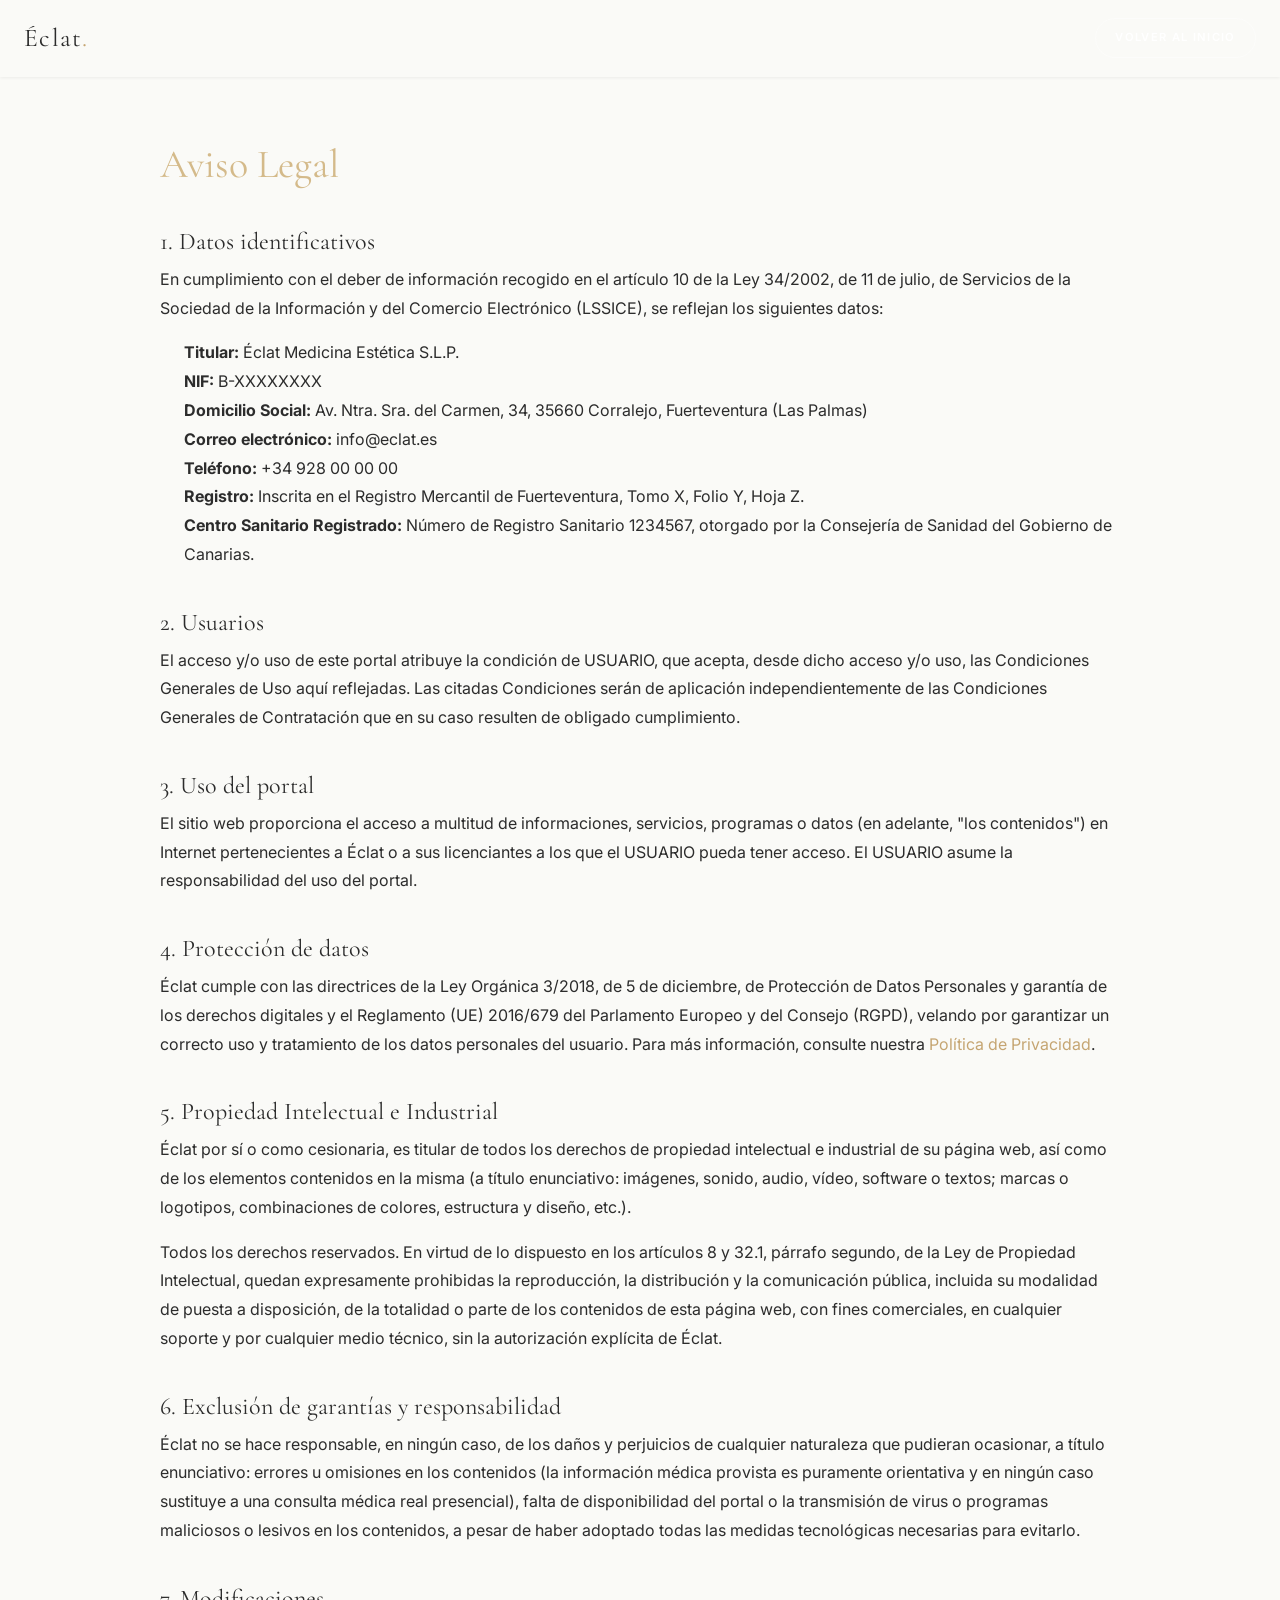
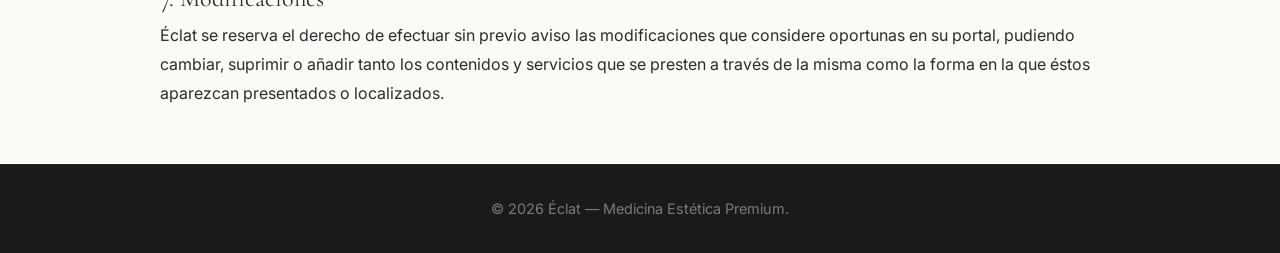
<file: aviso-legal.html>
<!DOCTYPE html>
<html lang="es">

<head>
  <meta charset="UTF-8">
  <meta name="viewport" content="width=device-width, initial-scale=1.0">
  <title>Aviso Legal — Éclat</title>
  <meta name="robots" content="noindex, nofollow">
  <link rel="stylesheet" href="css/style.css?v=final3">
  <style>
    .legal-content {
      padding: var(--space-xl) 0;
      color: var(--color-text);
      line-height: 1.8;
    }
    .legal-content h1 {
      margin-bottom: var(--space-lg);
      font-size: 2.5rem;
      color: var(--color-gold-light);
    }
    .legal-content h2 {
      margin-top: var(--space-xl);
      margin-bottom: var(--space-sm);
      color: var(--color-white);
      font-size: 1.5rem;
    }
    .legal-content p, .legal-content ul {
      margin-bottom: var(--space-md);
    }
    .legal-content ul {
      padding-left: var(--space-lg);
    }
  </style>
</head>

<body>
  <!-- ======== HEADER ======== -->
  <header class="header scrolled" id="header" style="background:var(--color-bg);border-bottom:1px solid rgba(255,255,255,0.05);">
    <div class="container header__inner">
      <a href="index.html" class="header__logo">Éclat<span>.</span></a>
      <a href="index.html" class="btn btn--outline-white btn--small">Volver al inicio</a>
    </div>
  </header>

  <main style="padding-top:100px; min-height:80vh;">
    <div class="container container--narrow legal-content">
      <h1>Aviso Legal</h1>

      <h2>1. Datos identificativos</h2>
      <p>En cumplimiento con el deber de información recogido en el artículo 10 de la Ley 34/2002, de 11 de julio, de Servicios de la Sociedad de la Información y del Comercio Electrónico (LSSICE), se reflejan los siguientes datos:</p>
      <ul>
        <li><strong>Titular:</strong> Éclat Medicina Estética S.L.P.</li>
        <li><strong>NIF:</strong> B-XXXXXXXX</li>
        <li><strong>Domicilio Social:</strong> Av. Ntra. Sra. del Carmen, 34, 35660 Corralejo, Fuerteventura (Las Palmas)</li>
        <li><strong>Correo electrónico:</strong> info@eclat.es</li>
        <li><strong>Teléfono:</strong> +34 928 00 00 00</li>
        <li><strong>Registro:</strong> Inscrita en el Registro Mercantil de Fuerteventura, Tomo X, Folio Y, Hoja Z.</li>
        <li><strong>Centro Sanitario Registrado:</strong> Número de Registro Sanitario 1234567, otorgado por la Consejería de Sanidad del Gobierno de Canarias.</li>
      </ul>

      <h2>2. Usuarios</h2>
      <p>El acceso y/o uso de este portal atribuye la condición de USUARIO, que acepta, desde dicho acceso y/o uso, las Condiciones Generales de Uso aquí reflejadas. Las citadas Condiciones serán de aplicación independientemente de las Condiciones Generales de Contratación que en su caso resulten de obligado cumplimiento.</p>

      <h2>3. Uso del portal</h2>
      <p>El sitio web proporciona el acceso a multitud de informaciones, servicios, programas o datos (en adelante, "los contenidos") en Internet pertenecientes a Éclat o a sus licenciantes a los que el USUARIO pueda tener acceso. El USUARIO asume la responsabilidad del uso del portal.</p>

      <h2>4. Protección de datos</h2>
      <p>Éclat cumple con las directrices de la Ley Orgánica 3/2018, de 5 de diciembre, de Protección de Datos Personales y garantía de los derechos digitales y el Reglamento (UE) 2016/679 del Parlamento Europeo y del Consejo (RGPD), velando por garantizar un correcto uso y tratamiento de los datos personales del usuario. Para más información, consulte nuestra <a href="privacidad.html" style="color:var(--color-gold);">Política de Privacidad</a>.</p>

      <h2>5. Propiedad Intelectual e Industrial</h2>
      <p>Éclat por sí o como cesionaria, es titular de todos los derechos de propiedad intelectual e industrial de su página web, así como de los elementos contenidos en la misma (a título enunciativo: imágenes, sonido, audio, vídeo, software o textos; marcas o logotipos, combinaciones de colores, estructura y diseño, etc.).</p>
      <p>Todos los derechos reservados. En virtud de lo dispuesto en los artículos 8 y 32.1, párrafo segundo, de la Ley de Propiedad Intelectual, quedan expresamente prohibidas la reproducción, la distribución y la comunicación pública, incluida su modalidad de puesta a disposición, de la totalidad o parte de los contenidos de esta página web, con fines comerciales, en cualquier soporte y por cualquier medio técnico, sin la autorización explícita de Éclat.</p>

      <h2>6. Exclusión de garantías y responsabilidad</h2>
      <p>Éclat no se hace responsable, en ningún caso, de los daños y perjuicios de cualquier naturaleza que pudieran ocasionar, a título enunciativo: errores u omisiones en los contenidos (la información médica provista es puramente orientativa y en ningún caso sustituye a una consulta médica real presencial), falta de disponibilidad del portal o la transmisión de virus o programas maliciosos o lesivos en los contenidos, a pesar de haber adoptado todas las medidas tecnológicas necesarias para evitarlo.</p>

      <h2>7. Modificaciones</h2>
      <p>Éclat se reserva el derecho de efectuar sin previo aviso las modificaciones que considere oportunas en su portal, pudiendo cambiar, suprimir o añadir tanto los contenidos y servicios que se presten a través de la misma como la forma en la que éstos aparezcan presentados o localizados.</p>
    </div>
  </main>

  <footer class="footer" style="padding:2rem 0; border-top:1px solid rgba(255,255,255,0.05);">
    <div class="container text-center">
      <p style="color:var(--color-text-muted); font-size:0.9rem;">© 2026 Éclat — Medicina Estética Premium.</p>
    </div>
  </footer>
</body>
</html>
</file>
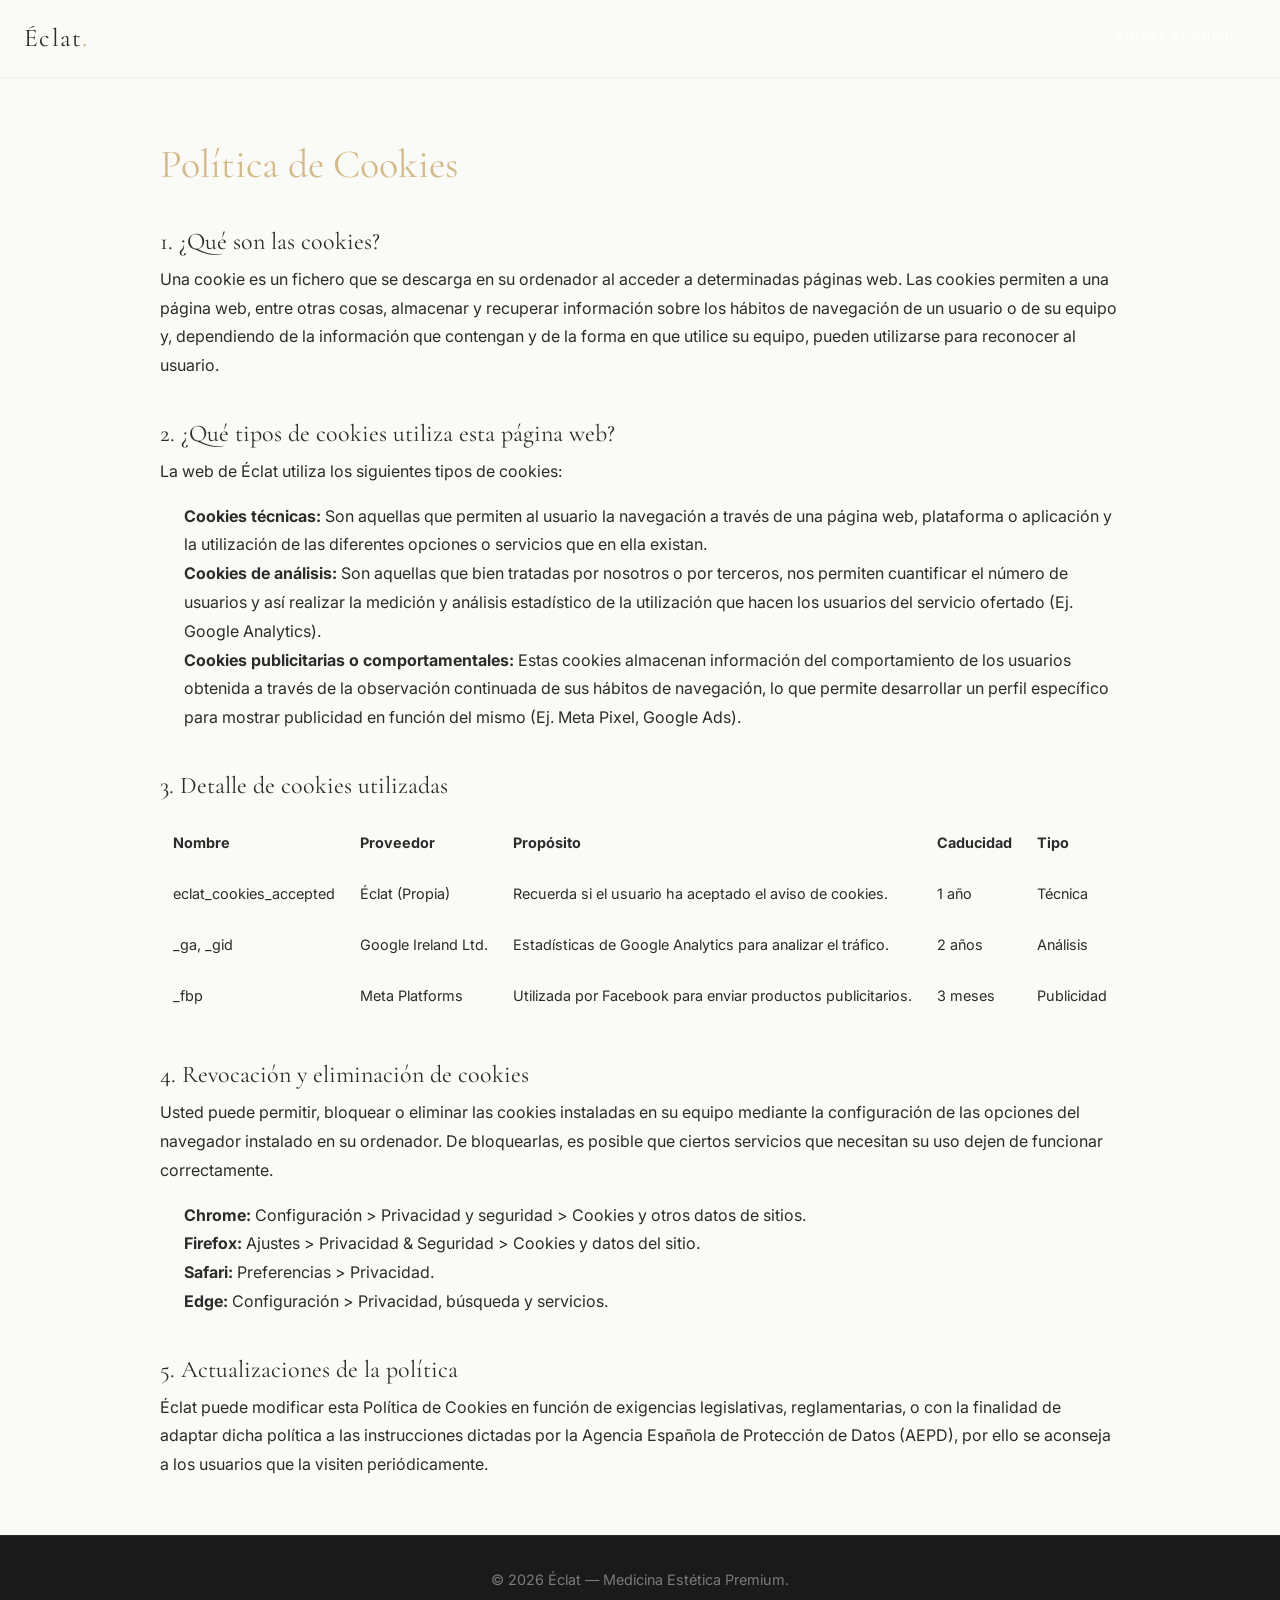
<file: cookies.html>
<!DOCTYPE html>
<html lang="es">

<head>
  <meta charset="UTF-8">
  <meta name="viewport" content="width=device-width, initial-scale=1.0">
  <title>Política de Cookies — Éclat</title>
  <meta name="robots" content="noindex, nofollow">
  <link rel="stylesheet" href="css/style.css?v=final3">
  <style>
    .legal-content {
      padding: var(--space-xl) 0;
      color: var(--color-text);
      line-height: 1.8;
    }
    .legal-content h1 {
      margin-bottom: var(--space-lg);
      font-size: 2.5rem;
      color: var(--color-gold-light);
    }
    .legal-content h2 {
      margin-top: var(--space-xl);
      margin-bottom: var(--space-sm);
      color: var(--color-white);
      font-size: 1.5rem;
    }
    .legal-content p, .legal-content ul {
      margin-bottom: var(--space-md);
    }
    .legal-content ul {
      padding-left: var(--space-lg);
    }
    .cookie-table {
      width: 100%;
      border-collapse: collapse;
      margin-top: var(--space-md);
      font-size: 0.9rem;
    }
    .cookie-table th, .cookie-table td {
      border: 1px solid rgba(255,255,255,0.1);
      padding: 12px;
      text-align: left;
    }
    .cookie-table th {
      background: rgba(255,255,255,0.05);
      color: var(--color-white);
    }
  </style>
</head>

<body>
  <!-- ======== HEADER ======== -->
  <header class="header scrolled" id="header" style="background:var(--color-bg);border-bottom:1px solid rgba(255,255,255,0.05);">
    <div class="container header__inner">
      <a href="index.html" class="header__logo">Éclat<span>.</span></a>
      <a href="index.html" class="btn btn--outline-white btn--small">Volver al inicio</a>
    </div>
  </header>

  <main style="padding-top:100px; min-height:80vh;">
    <div class="container container--narrow legal-content">
      <h1>Política de Cookies</h1>

      <h2>1. ¿Qué son las cookies?</h2>
      <p>Una cookie es un fichero que se descarga en su ordenador al acceder a determinadas páginas web. Las cookies permiten a una página web, entre otras cosas, almacenar y recuperar información sobre los hábitos de navegación de un usuario o de su equipo y, dependiendo de la información que contengan y de la forma en que utilice su equipo, pueden utilizarse para reconocer al usuario.</p>

      <h2>2. ¿Qué tipos de cookies utiliza esta página web?</h2>
      <p>La web de Éclat utiliza los siguientes tipos de cookies:</p>
      <ul>
        <li><strong>Cookies técnicas:</strong> Son aquellas que permiten al usuario la navegación a través de una página web, plataforma o aplicación y la utilización de las diferentes opciones o servicios que en ella existan.</li>
        <li><strong>Cookies de análisis:</strong> Son aquellas que bien tratadas por nosotros o por terceros, nos permiten cuantificar el número de usuarios y así realizar la medición y análisis estadístico de la utilización que hacen los usuarios del servicio ofertado (Ej. Google Analytics).</li>
        <li><strong>Cookies publicitarias o comportamentales:</strong> Estas cookies almacenan información del comportamiento de los usuarios obtenida a través de la observación continuada de sus hábitos de navegación, lo que permite desarrollar un perfil específico para mostrar publicidad en función del mismo (Ej. Meta Pixel, Google Ads).</li>
      </ul>

      <h2>3. Detalle de cookies utilizadas</h2>
      <table class="cookie-table">
        <thead>
          <tr>
            <th>Nombre</th>
            <th>Proveedor</th>
            <th>Propósito</th>
            <th>Caducidad</th>
            <th>Tipo</th>
          </tr>
        </thead>
        <tbody>
          <tr>
            <td>eclat_cookies_accepted</td>
            <td>Éclat (Propia)</td>
            <td>Recuerda si el usuario ha aceptado el aviso de cookies.</td>
            <td>1 año</td>
            <td>Técnica</td>
          </tr>
          <tr>
            <td>_ga, _gid</td>
            <td>Google Ireland Ltd.</td>
            <td>Estadísticas de Google Analytics para analizar el tráfico.</td>
            <td>2 años</td>
            <td>Análisis</td>
          </tr>
          <tr>
            <td>_fbp</td>
            <td>Meta Platforms</td>
            <td>Utilizada por Facebook para enviar productos publicitarios.</td>
            <td>3 meses</td>
            <td>Publicidad</td>
          </tr>
        </tbody>
      </table>

      <h2>4. Revocación y eliminación de cookies</h2>
      <p>Usted puede permitir, bloquear o eliminar las cookies instaladas en su equipo mediante la configuración de las opciones del navegador instalado en su ordenador. De bloquearlas, es posible que ciertos servicios que necesitan su uso dejen de funcionar correctamente.</p>
      <ul>
        <li><strong>Chrome:</strong> Configuración &gt; Privacidad y seguridad &gt; Cookies y otros datos de sitios.</li>
        <li><strong>Firefox:</strong> Ajustes &gt; Privacidad &amp; Seguridad &gt; Cookies y datos del sitio.</li>
        <li><strong>Safari:</strong> Preferencias &gt; Privacidad.</li>
        <li><strong>Edge:</strong> Configuración &gt; Privacidad, búsqueda y servicios.</li>
      </ul>

      <h2>5. Actualizaciones de la política</h2>
      <p>Éclat puede modificar esta Política de Cookies en función de exigencias legislativas, reglamentarias, o con la finalidad de adaptar dicha política a las instrucciones dictadas por la Agencia Española de Protección de Datos (AEPD), por ello se aconseja a los usuarios que la visiten periódicamente.</p>
    </div>
  </main>

  <footer class="footer" style="padding:2rem 0; border-top:1px solid rgba(255,255,255,0.05);">
    <div class="container text-center">
      <p style="color:var(--color-text-muted); font-size:0.9rem;">© 2026 Éclat — Medicina Estética Premium.</p>
    </div>
  </footer>
</body>
</html>
</file>
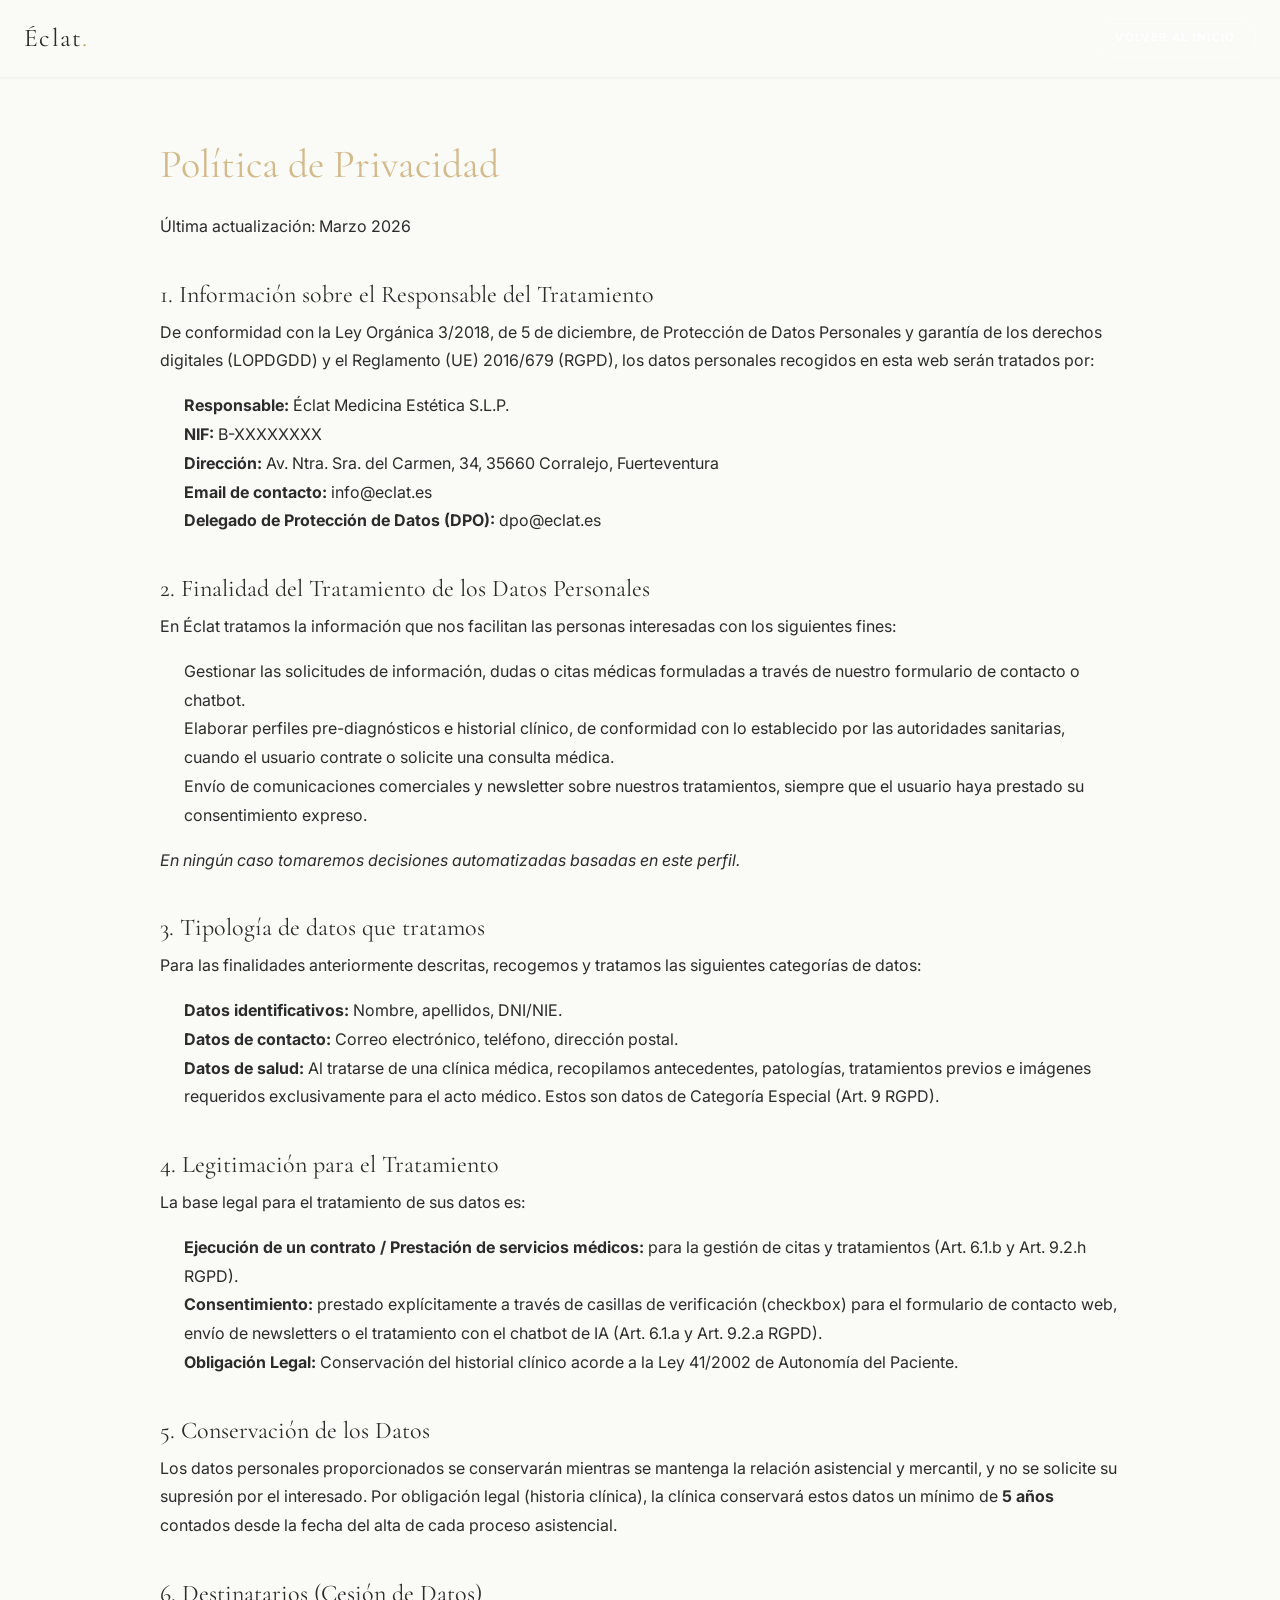
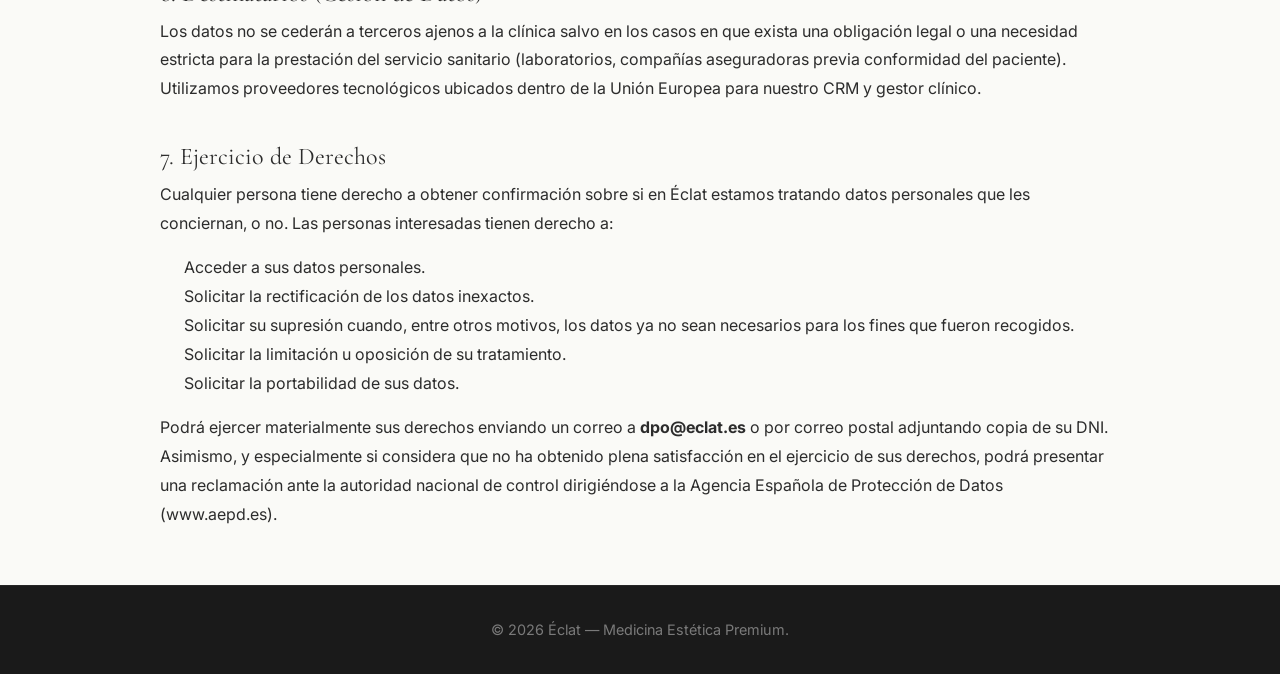
<file: privacidad.html>
<!DOCTYPE html>
<html lang="es">

<head>
  <meta charset="UTF-8">
  <meta name="viewport" content="width=device-width, initial-scale=1.0">
  <title>Política de Privacidad — Éclat</title>
  <meta name="robots" content="noindex, nofollow">
  <link rel="stylesheet" href="css/style.css?v=final3">
  <style>
    .legal-content {
      padding: var(--space-xl) 0;
      color: var(--color-text);
      line-height: 1.8;
    }
    .legal-content h1 {
      margin-bottom: var(--space-lg);
      font-size: 2.5rem;
      color: var(--color-gold-light);
    }
    .legal-content h2 {
      margin-top: var(--space-xl);
      margin-bottom: var(--space-sm);
      color: var(--color-white);
      font-size: 1.5rem;
    }
    .legal-content p, .legal-content ul {
      margin-bottom: var(--space-md);
    }
    .legal-content ul {
      padding-left: var(--space-lg);
    }
  </style>
</head>

<body>
  <!-- ======== HEADER ======== -->
  <header class="header scrolled" id="header" style="background:var(--color-bg);border-bottom:1px solid rgba(255,255,255,0.05);">
    <div class="container header__inner">
      <a href="index.html" class="header__logo">Éclat<span>.</span></a>
      <a href="index.html" class="btn btn--outline-white btn--small">Volver al inicio</a>
    </div>
  </header>

  <main style="padding-top:100px; min-height:80vh;">
    <div class="container container--narrow legal-content">
      <h1>Política de Privacidad</h1>
      
      <p>Última actualización: Marzo 2026</p>

      <h2>1. Información sobre el Responsable del Tratamiento</h2>
      <p>De conformidad con la Ley Orgánica 3/2018, de 5 de diciembre, de Protección de Datos Personales y garantía de los derechos digitales (LOPDGDD) y el Reglamento (UE) 2016/679 (RGPD), los datos personales recogidos en esta web serán tratados por:</p>
      <ul>
        <li><strong>Responsable:</strong> Éclat Medicina Estética S.L.P.</li>
        <li><strong>NIF:</strong> B-XXXXXXXX</li>
        <li><strong>Dirección:</strong> Av. Ntra. Sra. del Carmen, 34, 35660 Corralejo, Fuerteventura</li>
        <li><strong>Email de contacto:</strong> info@eclat.es</li>
        <li><strong>Delegado de Protección de Datos (DPO):</strong> dpo@eclat.es</li>
      </ul>

      <h2>2. Finalidad del Tratamiento de los Datos Personales</h2>
      <p>En Éclat tratamos la información que nos facilitan las personas interesadas con los siguientes fines:</p>
      <ul>
        <li>Gestionar las solicitudes de información, dudas o citas médicas formuladas a través de nuestro formulario de contacto o chatbot.</li>
        <li>Elaborar perfiles pre-diagnósticos e historial clínico, de conformidad con lo establecido por las autoridades sanitarias, cuando el usuario contrate o solicite una consulta médica.</li>
        <li>Envío de comunicaciones comerciales y newsletter sobre nuestros tratamientos, siempre que el usuario haya prestado su consentimiento expreso.</li>
      </ul>
      <p><em>En ningún caso tomaremos decisiones automatizadas basadas en este perfil.</em></p>

      <h2>3. Tipología de datos que tratamos</h2>
      <p>Para las finalidades anteriormente descritas, recogemos y tratamos las siguientes categorías de datos:</p>
      <ul>
        <li><strong>Datos identificativos:</strong> Nombre, apellidos, DNI/NIE.</li>
        <li><strong>Datos de contacto:</strong> Correo electrónico, teléfono, dirección postal.</li>
        <li><strong>Datos de salud:</strong> Al tratarse de una clínica médica, recopilamos antecedentes, patologías, tratamientos previos e imágenes requeridos exclusivamente para el acto médico. Estos son datos de Categoría Especial (Art. 9 RGPD).</li>
      </ul>

      <h2>4. Legitimación para el Tratamiento</h2>
      <p>La base legal para el tratamiento de sus datos es:</p>
      <ul>
        <li><strong>Ejecución de un contrato / Prestación de servicios médicos:</strong> para la gestión de citas y tratamientos (Art. 6.1.b y Art. 9.2.h RGPD).</li>
        <li><strong>Consentimiento:</strong> prestado explícitamente a través de casillas de verificación (checkbox) para el formulario de contacto web, envío de newsletters o el tratamiento con el chatbot de IA (Art. 6.1.a y Art. 9.2.a RGPD).</li>
        <li><strong>Obligación Legal:</strong> Conservación del historial clínico acorde a la Ley 41/2002 de Autonomía del Paciente.</li>
      </ul>

      <h2>5. Conservación de los Datos</h2>
      <p>Los datos personales proporcionados se conservarán mientras se mantenga la relación asistencial y mercantil, y no se solicite su supresión por el interesado. Por obligación legal (historia clínica), la clínica conservará estos datos un mínimo de <strong>5 años</strong> contados desde la fecha del alta de cada proceso asistencial.</p>

      <h2>6. Destinatarios (Cesión de Datos)</h2>
      <p>Los datos no se cederán a terceros ajenos a la clínica salvo en los casos en que exista una obligación legal o una necesidad estricta para la prestación del servicio sanitario (laboratorios, compañías aseguradoras previa conformidad del paciente). Utilizamos proveedores tecnológicos ubicados dentro de la Unión Europea para nuestro CRM y gestor clínico.</p>

      <h2>7. Ejercicio de Derechos</h2>
      <p>Cualquier persona tiene derecho a obtener confirmación sobre si en Éclat estamos tratando datos personales que les conciernan, o no. Las personas interesadas tienen derecho a:</p>
      <ul>
        <li>Acceder a sus datos personales.</li>
        <li>Solicitar la rectificación de los datos inexactos.</li>
        <li>Solicitar su supresión cuando, entre otros motivos, los datos ya no sean necesarios para los fines que fueron recogidos.</li>
        <li>Solicitar la limitación u oposición de su tratamiento.</li>
        <li>Solicitar la portabilidad de sus datos.</li>
      </ul>
      <p>Podrá ejercer materialmente sus derechos enviando un correo a <strong>dpo@eclat.es</strong> o por correo postal adjuntando copia de su DNI. Asimismo, y especialmente si considera que no ha obtenido plena satisfacción en el ejercicio de sus derechos, podrá presentar una reclamación ante la autoridad nacional de control dirigiéndose a la Agencia Española de Protección de Datos (www.aepd.es).</p>
    </div>
  </main>

  <footer class="footer" style="padding:2rem 0; border-top:1px solid rgba(255,255,255,0.05);">
    <div class="container text-center">
      <p style="color:var(--color-text-muted); font-size:0.9rem;">© 2026 Éclat — Medicina Estética Premium.</p>
    </div>
  </footer>
</body>
</html>
</file>
<file: css/style.css>
/* ============================================
   CLÍNICA ESTÉTICA PREMIUM — Design System
   ============================================ */

/* — Google Fonts — */
@import url('https://fonts.googleapis.com/css2?family=Cormorant+Garamond:ital,wght@0,300;0,400;0,500;0,600;0,700;1,400;1,500&family=Inter:wght@300;400;500;600;700&display=swap');

/* — CSS Custom Properties — */
:root {
  /* Colors */
  --color-bg: #FAFAF7;
  --color-bg-alt: #F4F1EB;
  --color-bg-dark: #1A1A1A;
  --color-surface: #FFFFFF;
  --color-gold: #C5A572;
  --color-gold-light: #D4BA8A;
  --color-gold-dark: #9E7E4E;
  --color-text: #2C2C2C;
  --color-text-muted: #7A7A7A;
  --color-text-light: #B0B0B0;
  --color-border: #E8E4DD;
  --color-overlay: rgba(20, 20, 20, 0.55);
  --color-success: #5B8C5A;

  /* Typography */
  --font-sans: 'Inter', -apple-system, BlinkMacSystemFont, sans-serif;
  --font-serif: 'Cormorant Garamond', 'Georgia', serif;

  /* Spacing */
  --space-xs: 0.25rem;
  --space-sm: 0.5rem;
  --space-md: 1rem;
  --space-lg: 1.5rem;
  --space-xl: 2.5rem;
  --space-2xl: 4rem;
  --space-3xl: 6rem;
  --space-4xl: 8rem;

  /* Border Radius */
  --radius-sm: 4px;
  --radius-md: 8px;
  --radius-lg: 16px;
  --radius-xl: 24px;
  --radius-full: 9999px;

  /* Shadows */
  --shadow-sm: 0 1px 3px rgba(0, 0, 0, 0.06);
  --shadow-md: 0 4px 16px rgba(0, 0, 0, 0.08);
  --shadow-lg: 0 8px 32px rgba(0, 0, 0, 0.10);
  --shadow-xl: 0 16px 48px rgba(0, 0, 0, 0.12);
  --shadow-gold: 0 4px 20px rgba(197, 165, 114, 0.25);

  /* Transitions */
  --ease-out: cubic-bezier(0.25, 0.46, 0.45, 0.94);
  --ease-spring: cubic-bezier(0.34, 1.56, 0.64, 1);
  --transition-fast: 200ms var(--ease-out);
  --transition-base: 350ms var(--ease-out);
  --transition-slow: 600ms var(--ease-out);

  /* Container */
  --container-max: 1280px;
  --container-narrow: 960px;
}

/* — Reset / Base — */
*,
*::before,
*::after {
  box-sizing: border-box;
  margin: 0;
  padding: 0;
}

html {
  scroll-behavior: smooth;
  font-size: 16px;
  -webkit-font-smoothing: antialiased;
  -moz-osx-font-smoothing: grayscale;
}

body {
  font-family: var(--font-sans);
  color: var(--color-text);
  background-color: var(--color-bg);
  line-height: 1.7;
  overflow-x: hidden;
}

img {
  max-width: 100%;
  height: auto;
  display: block;
}

a {
  color: inherit;
  text-decoration: none;
  transition: color var(--transition-fast);
}

ul,
ol {
  list-style: none;
}

button {
  cursor: pointer;
  border: none;
  background: none;
  font-family: inherit;
  font-size: inherit;
}

h1,
h2,
h3,
h4,
h5,
h6 {
  font-family: var(--font-serif);
  font-weight: 400;
  line-height: 1.2;
  color: var(--color-text);
}

/* — Utility Classes — */
.container {
  width: 100%;
  max-width: var(--container-max);
  margin: 0 auto;
  padding: 0 var(--space-lg);
}

.container--narrow {
  max-width: var(--container-narrow);
}

.section {
  padding: var(--space-4xl) 0;
}

.section--alt {
  background: var(--color-bg-alt);
}

.section--dark {
  background: var(--color-bg-dark);
  color: #fff;
}

.section--dark h2,
.section--dark h3,
.section--dark h4 {
  color: #fff;
}

.text-gold {
  color: var(--color-gold);
}

.text-muted {
  color: var(--color-text-muted);
}

.text-center {
  text-align: center;
}

.text-upper {
  text-transform: uppercase;
  letter-spacing: 0.15em;
  font-size: 0.75rem;
  font-weight: 600;
  font-family: var(--font-sans);
}

.section__label {
  text-transform: uppercase;
  letter-spacing: 0.2em;
  font-size: 0.7rem;
  font-weight: 600;
  color: var(--color-gold);
  font-family: var(--font-sans);
  margin-bottom: var(--space-sm);
  display: block;
}

.section__title {
  font-size: clamp(2rem, 4vw, 3.2rem);
  margin-bottom: var(--space-md);
}

.section__subtitle {
  font-family: var(--font-sans);
  font-size: 1rem;
  color: var(--color-text-muted);
  max-width: 600px;
  margin: 0 auto var(--space-2xl);
  font-weight: 300;
  line-height: 1.8;
}

/* — Buttons — */
.btn {
  display: inline-flex;
  align-items: center;
  justify-content: center;
  gap: var(--space-sm);
  padding: 0.85rem 2.2rem;
  font-family: var(--font-sans);
  font-size: 0.8rem;
  font-weight: 600;
  letter-spacing: 0.12em;
  text-transform: uppercase;
  border-radius: var(--radius-full);
  transition: all var(--transition-base);
  position: relative;
  overflow: hidden;
}

.btn--primary {
  background: var(--color-gold);
  color: #fff;
}

.btn--primary:hover {
  background: var(--color-gold-dark);
  transform: translateY(-2px);
  box-shadow: var(--shadow-gold);
}

.btn--outline {
  background: transparent;
  color: var(--color-text);
  border: 1.5px solid var(--color-border);
}

.btn--outline:hover {
  border-color: var(--color-gold);
  color: var(--color-gold);
  transform: translateY(-2px);
}

.btn--outline-white {
  background: transparent;
  color: #fff;
  border: 1.5px solid rgba(255, 255, 255, 0.4);
}

.btn--outline-white:hover {
  border-color: var(--color-gold);
  color: var(--color-gold);
}

.btn--small {
  padding: 0.6rem 1.5rem;
  font-size: 0.7rem;
}

/* — Divider — */
.divider {
  width: 60px;
  height: 1px;
  background: var(--color-gold);
  margin: var(--space-lg) auto;
}

/* ============================================
   HEADER / NAVIGATION
   ============================================ */
.header {
  position: fixed;
  top: 0;
  left: 0;
  width: 100%;
  z-index: 1000;
  padding: var(--space-lg) 0;
  transition: all var(--transition-base);
}

.header.scrolled {
  background: rgba(255, 255, 255, 0.95);
  backdrop-filter: blur(20px);
  -webkit-backdrop-filter: blur(20px);
  padding: var(--space-md) 0;
  box-shadow: var(--shadow-sm);
}

.header__inner {
  display: flex;
  align-items: center;
  justify-content: space-between;
}

.header__logo {
  font-family: var(--font-serif);
  font-size: 1.6rem;
  font-weight: 400;
  color: #fff;
  letter-spacing: 0.05em;
  transition: color var(--transition-fast);
}

.header.scrolled .header__logo {
  color: var(--color-text);
}

.header__logo span {
  color: var(--color-gold);
}

.header__nav {
  display: flex;
  align-items: center;
  gap: var(--space-xl);
}

.header__nav a {
  font-family: var(--font-sans);
  font-size: 0.75rem;
  font-weight: 500;
  letter-spacing: 0.1em;
  text-transform: uppercase;
  color: rgba(255, 255, 255, 0.85);
  transition: color var(--transition-fast);
  position: relative;
}

.header.scrolled .header__nav a {
  color: var(--color-text-muted);
}

.header__nav a:hover,
.header.scrolled .header__nav a:hover {
  color: var(--color-gold);
}

.header__nav a::after {
  content: '';
  position: absolute;
  bottom: -4px;
  left: 0;
  width: 0;
  height: 1px;
  background: var(--color-gold);
  transition: width var(--transition-base);
}

.header__nav a:hover::after {
  width: 100%;
}

.header__cta {
  padding: 0.6rem 1.8rem;
  font-size: 0.7rem;
}

/* Mobile Menu */
.header__burger {
  display: none;
  flex-direction: column;
  gap: 5px;
  cursor: pointer;
  z-index: 1001;
}

.header__burger span {
  width: 24px;
  height: 1.5px;
  background: #fff;
  transition: all var(--transition-base);
}

.header.scrolled .header__burger span {
  background: var(--color-text);
}

.mobile-nav {
  display: none;
}

/* ============================================
   HERO
   ============================================ */
.hero {
  position: relative;
  height: 100vh;
  min-height: 700px;
  display: flex;
  align-items: center;
  justify-content: center;
  text-align: center;
  overflow: hidden;
}

.hero__bg {
  position: absolute;
  inset: 0;
  background: linear-gradient(135deg, #2C2C2C 0%, #1A1A1A 100%);
  z-index: 0;
}

/* Hero Background Entrance Zoom */
.hero__bg img {
  width: 100%;
  height: 100%;
  object-fit: cover;
  opacity: 0.5;
  animation: heroZoomIn 20s ease-out forwards;
  transform-origin: center;
}

@keyframes heroZoomIn {
  0% {
    transform: scale(1.15);
  }

  100% {
    transform: scale(1);
  }
}

.hero__overlay {
  position: absolute;
  inset: 0;
  background:
    radial-gradient(ellipse 80% 60% at 50% 40%, rgba(197, 165, 114, 0.08) 0%, transparent 70%),
    linear-gradient(180deg, rgba(0, 0, 0, 0.2) 0%, rgba(0, 0, 0, 0.6) 100%);
  z-index: 1;
}

/* ── AURORA ORBS (Large glowing blobs) ── */
.hero__orbs {
  position: absolute;
  inset: 0;
  z-index: 1;
  pointer-events: none;
  overflow: hidden;
}

.hero__orb {
  position: absolute;
  border-radius: 50%;
  filter: blur(80px);
  opacity: 0;
  animation: orbPulse ease-in-out infinite, orbDrift ease-in-out infinite;
}

.hero__orb--1 {
  width: 350px;
  height: 350px;
  background: radial-gradient(circle, rgba(197, 165, 114, 0.35) 0%, rgba(197, 165, 114, 0) 70%);
  top: -5%;
  right: -5%;
  animation-duration: 8s, 15s;
  animation-delay: 0s, 0s;
}

.hero__orb--2 {
  width: 280px;
  height: 280px;
  background: radial-gradient(circle, rgba(212, 185, 140, 0.3) 0%, rgba(212, 185, 140, 0) 70%);
  bottom: 10%;
  left: -8%;
  animation-duration: 10s, 18s;
  animation-delay: 2s, 1s;
}

.hero__orb--3 {
  width: 200px;
  height: 200px;
  background: radial-gradient(circle, rgba(255, 220, 170, 0.25) 0%, rgba(255, 220, 170, 0) 70%);
  top: 40%;
  right: 15%;
  animation-duration: 7s, 12s;
  animation-delay: 4s, 3s;
}

.hero__orb--4 {
  width: 150px;
  height: 150px;
  background: radial-gradient(circle, rgba(197, 165, 114, 0.2) 0%, rgba(197, 165, 114, 0) 70%);
  top: 20%;
  left: 20%;
  animation-duration: 9s, 20s;
  animation-delay: 1s, 5s;
}

@keyframes orbPulse {

  0%,
  100% {
    opacity: 0.3;
    transform: scale(0.8);
  }

  50% {
    opacity: 1;
    transform: scale(1.2);
  }
}

@keyframes orbDrift {

  0%,
  100% {
    translate: 0 0;
  }

  25% {
    translate: 30px -20px;
  }

  50% {
    translate: -20px 30px;
  }

  75% {
    translate: 20px 15px;
  }
}

/* ── MOUSE-TRACKING SPOTLIGHT ── */
.hero__spotlight {
  position: absolute;
  width: 600px;
  height: 600px;
  border-radius: 50%;
  background: radial-gradient(circle, rgba(197, 165, 114, 0.12) 0%, transparent 60%);
  z-index: 1;
  pointer-events: none;
  transform: translate(-50%, -50%);
  opacity: 0;
  transition: opacity 0.5s ease;
}

.hero:hover .hero__spotlight {
  opacity: 1;
}

/* ── PARTICLES (Bigger, more visible) ── */
.hero__particles {
  position: absolute;
  inset: 0;
  z-index: 1;
  pointer-events: none;
  overflow: hidden;
}

.hero__particle {
  position: absolute;
  border-radius: 50%;
  opacity: 0;
  animation: particleFly linear infinite;
}

.hero__particle--glow {
  background: radial-gradient(circle, rgba(197, 165, 114, 0.9) 0%, rgba(197, 165, 114, 0.3) 40%, transparent 70%);
  box-shadow: 0 0 15px 5px rgba(197, 165, 114, 0.15);
}

.hero__particle--soft {
  background: radial-gradient(circle, rgba(255, 255, 255, 0.7) 0%, rgba(255, 255, 255, 0.1) 50%, transparent 70%);
  box-shadow: 0 0 10px 3px rgba(255, 255, 255, 0.05);
}

@keyframes particleFly {
  0% {
    opacity: 0;
    transform: translateY(100vh) rotate(0deg);
  }

  10% {
    opacity: 1;
  }

  90% {
    opacity: 0.6;
  }

  100% {
    opacity: 0;
    transform: translateY(-100px) rotate(180deg);
  }
}

@media (max-width: 768px) {
  .hero__orbs, .hero__particles {
    display: none !important;
  }
}

/* ── HERO CONTENT ── */
.hero__content {
  position: relative;
  z-index: 3;
  max-width: 800px;
  padding: 0 var(--space-lg);
}

.hero__label {
  font-family: var(--font-sans);
  font-size: 0.7rem;
  font-weight: 600;
  letter-spacing: 0.3em;
  text-transform: uppercase;
  color: var(--color-gold);
  margin-bottom: var(--space-lg);
  display: inline-flex;
  align-items: center;
  gap: 1rem;
}


.hero__title {
  font-size: clamp(2.5rem, 5.5vw, 4.5rem);
  color: #fff;
  margin-bottom: var(--space-lg);
  font-weight: 300;
  line-height: 1.15;
}

.hero__title em {
  font-style: italic;
  color: var(--color-gold-light);
}

/* Shimmer sweep on italic text */
.hero__shimmer {
  position: relative;
  background: linear-gradient(120deg,
      var(--color-gold-light) 0%,
      #fff 20%,
      var(--color-gold-light) 40%,
      var(--color-gold-light) 100%);
  background-size: 250% 100%;
  -webkit-background-clip: text;
  background-clip: text;
  -webkit-text-fill-color: transparent;
  animation: shimmerSweep 4s ease-in-out infinite;
  animation-delay: 2s;
}

@keyframes shimmerSweep {
  0% {
    background-position: 100% 0;
  }

  50% {
    background-position: 0% 0;
  }

  100% {
    background-position: 100% 0;
  }
}

.hero__subtitle {
  font-family: var(--font-sans);
  font-size: 1rem;
  color: rgba(255, 255, 255, 0.7);
  margin-bottom: var(--space-2xl);
  font-weight: 300;
  line-height: 1.8;
  max-width: 550px;
  margin-left: auto;
  margin-right: auto;
}

.hero__buttons {
  display: flex;
  gap: var(--space-md);
  justify-content: center;
  flex-wrap: wrap;
}


/* Hero Staggered Animations */
.hero-anim {
  opacity: 0;
  transform: translateY(35px);
  animation: heroFadeUp 1s var(--ease-out) forwards;
}

.hero-anim--1 {
  animation-delay: 0.3s;
}

.hero-anim--2 {
  animation-delay: 0.6s;
}

.hero-anim--3 {
  animation-delay: 0.9s;
}

.hero-anim--4 {
  animation-delay: 1.2s;
}

@keyframes heroFadeUp {
  to {
    opacity: 1;
    transform: translateY(0);
  }
}

/* Glowing CTA Button */
.btn--glow {
  position: relative;
  overflow: hidden;
}

.btn--glow::after {
  content: '';
  position: absolute;
  inset: -2px;
  border-radius: inherit;
  background: var(--color-gold);
  z-index: -1;
  animation: btnGlow 2.5s ease-in-out infinite;
  opacity: 0;
}

@keyframes btnGlow {

  0%,
  100% {
    opacity: 0;
    filter: blur(8px);
  }

  50% {
    opacity: 0.5;
    filter: blur(14px);
  }
}

.btn--small {
  padding: 0.6rem 1.2rem;
  font-size: 0.7rem;
}

/* ============================================
   BENEFITS
   ============================================ */
.benefits {
  display: grid;
  grid-template-columns: repeat(4, 1fr);
  gap: var(--space-xl);
}

.benefit-card {
  text-align: left;
  border-radius: var(--radius-xl);
  background: var(--color-surface);
  border: 1px solid var(--color-border);
  transition: all 0.4s cubic-bezier(0.16, 1, 0.3, 1);
  position: relative;
  overflow: hidden;
  display: flex;
  flex-direction: column;
}

.benefit-card::before {
  content: '';
  position: absolute;
  top: 0;
  left: 0;
  right: 0;
  height: 4px;
  background: linear-gradient(90deg, var(--color-gold), var(--color-gold-light));
  transform: scaleX(0);
  transform-origin: left;
  transition: transform 0.5s ease;
  z-index: 2;
}

.benefit-card:hover {
  transform: translateY(-8px);
  box-shadow: 0 20px 40px rgba(0, 0, 0, 0.4);
  border-color: rgba(197, 165, 114, 0.4);
}

.benefit-card:hover::before {
  transform: scaleX(1);
}

.benefit-card__image-wrapper {
  width: 100%;
  height: 200px;
  overflow: hidden;
  position: relative;
  border-bottom: 1px solid var(--color-border);
}

.benefit-card__image-wrapper::after {
  content: '';
  position: absolute;
  top: 0;
  left: 0;
  right: 0;
  bottom: 0;
  background: linear-gradient(to bottom, transparent, rgba(12, 12, 12, 0.6));
  transition: opacity 0.4s ease;
  pointer-events: none;
}

.benefit-card:hover .benefit-card__image-wrapper::after {
  opacity: 0.1;
}

.benefit-card__image {
  width: 100%;
  height: 100%;
  object-fit: cover;
  transition: transform 0.8s cubic-bezier(0.16, 1, 0.3, 1);
}

.benefit-card:hover .benefit-card__image {
  transform: scale(1.08);
}

.benefit-card__content {
  padding: var(--space-xl);
  flex: 1;
  display: flex;
  flex-direction: column;
  background: linear-gradient(to bottom, var(--color-surface), rgba(197, 165, 114, 0.05));
}

.benefit-card__title {
  font-family: var(--font-serif);
  font-size: 1.35rem;
  font-weight: 400;
  margin-bottom: var(--space-sm);
  color: var(--color-gold);
  transition: all 0.3s ease;
}

.benefit-card:hover .benefit-card__title {
  color: var(--color-gold-light);
  text-shadow: 0 4px 15px rgba(197, 165, 114, 0.4);
  transform: translateY(-2px);
}

.benefit-card__desc {
  font-size: 0.95rem;
  color: var(--color-text-muted);
  line-height: 1.6;
  margin: 0;
}



/* ============================================
   TREATMENTS
   ============================================ */
.treatments__tabs {
  display: flex;
  justify-content: center;
  gap: var(--space-sm);
  margin-bottom: var(--space-2xl);
  flex-wrap: wrap;
}

.treatments__tab {
  padding: 0.6rem 1.5rem;
  font-family: var(--font-sans);
  font-size: 0.75rem;
  font-weight: 600;
  letter-spacing: 0.1em;
  text-transform: uppercase;
  border-radius: var(--radius-full);
  border: 1.5px solid var(--color-border);
  color: var(--color-text-muted);
  background: transparent;
  transition: all var(--transition-fast);
}

.treatments__tab:hover,
.treatments__tab.active {
  background: var(--color-gold);
  color: #fff;
  border-color: var(--color-gold);
}

.treatments__grid {
  display: grid;
  grid-template-columns: repeat(auto-fill, minmax(280px, 1fr));
  gap: var(--space-lg);
}

.treatment-card {
  background: var(--color-surface);
  border: 1px solid var(--color-border);
  border-radius: var(--radius-lg);
  overflow: hidden;
  transition: all var(--transition-base);
  cursor: pointer;
}

.treatment-card:hover {
  transform: translateY(-4px);
  box-shadow: var(--shadow-lg);
}

.treatment-card__img {
  width: 100%;
  height: 220px;
  object-fit: cover;
  transition: transform var(--transition-slow);
}

.treatment-card:hover .treatment-card__img {
  transform: scale(1.05);
}

.treatment-card__img-wrapper {
  overflow: hidden;
  position: relative;
}

.treatment-card__badge {
  position: absolute;
  top: var(--space-md);
  left: var(--space-md);
  background: var(--color-gold);
  color: #fff;
  font-family: var(--font-sans);
  font-size: 0.6rem;
  font-weight: 700;
  letter-spacing: 0.1em;
  text-transform: uppercase;
  padding: 0.3rem 0.8rem;
  border-radius: var(--radius-full);
}

.treatment-card__body {
  padding: var(--space-lg);
}

.treatment-card__category {
  font-family: var(--font-sans);
  font-size: 0.65rem;
  font-weight: 600;
  text-transform: uppercase;
  letter-spacing: 0.15em;
  color: var(--color-gold);
  margin-bottom: var(--space-xs);
}

.treatment-card__title {
  font-family: var(--font-serif);
  font-size: 1.2rem;
  margin-bottom: var(--space-sm);
}

.treatment-card__desc {
  font-size: 0.85rem;
  color: var(--color-text-muted);
  line-height: 1.6;
  margin-bottom: var(--space-md);
}

.treatment-card__link {
  font-family: var(--font-sans);
  font-size: 0.75rem;
  font-weight: 600;
  letter-spacing: 0.1em;
  text-transform: uppercase;
  color: var(--color-gold);
  display: inline-flex;
  align-items: center;
  gap: var(--space-xs);
  transition: gap var(--transition-fast);
}

.treatment-card__link:hover {
  gap: var(--space-sm);
}

/* Treatment Modal */
.modal-overlay {
  position: fixed;
  inset: 0;
  background: rgba(0, 0, 0, 0.6);
  backdrop-filter: blur(8px);
  z-index: 2000;
  display: none;
  align-items: center;
  justify-content: center;
  opacity: 0;
  transition: opacity var(--transition-base);
}

.modal-overlay.active {
  display: flex;
  opacity: 1;
}

.modal {
  background: var(--color-surface);
  border-radius: var(--radius-xl);
  max-width: 640px;
  width: 90%;
  max-height: 85vh;
  overflow-y: auto;
  padding: var(--space-2xl);
  position: relative;
  transform: translateY(20px);
  transition: transform var(--transition-base);
}

.modal-overlay.active .modal {
  transform: translateY(0);
}

.modal__close {
  position: absolute;
  top: var(--space-lg);
  right: var(--space-lg);
  width: 36px;
  height: 36px;
  border-radius: var(--radius-full);
  background: var(--color-bg-alt);
  display: flex;
  align-items: center;
  justify-content: center;
  font-size: 1.1rem;
  color: var(--color-text-muted);
  transition: all var(--transition-fast);
}

.modal__close:hover {
  background: var(--color-gold);
  color: #fff;
}

/* ============================================
   BEFORE / AFTER – CASES
   ============================================ */
.cases__filters {
  display: flex;
  justify-content: center;
  gap: var(--space-sm);
  margin-bottom: var(--space-2xl);
  flex-wrap: wrap;
}

.cases__grid {
  display: grid;
  grid-template-columns: repeat(auto-fit, minmax(500px, 1fr));
  gap: var(--space-xl);
}

.case-card {
  display: flex;
  background: var(--color-surface);
  border: 1px solid var(--color-border);
  border-radius: var(--radius-lg);
  overflow: hidden;
  transition: all var(--transition-base);
}

.case-card:hover {
  box-shadow: var(--shadow-lg);
  transform: translateY(-2px);
}

.case-slider {
  position: relative;
  flex: 0 0 50%;
  aspect-ratio: 4 / 3;
  overflow: hidden;
  cursor: col-resize;
  user-select: none;
  -webkit-user-select: none;
}

.case-slider__before,
.case-slider__after {
  position: absolute;
  top: 0;
  left: 0;
  width: 100%;
  height: 100%;
}

.case-slider__before img,
.case-slider__after img {
  width: 100%;
  height: 100%;
  object-fit: cover;
}

.case-slider__before {
  z-index: 2;
  clip-path: inset(0 50% 0 0);
}

.case-slider__handle {
  position: absolute;
  top: 0;
  left: 50%;
  width: 3px;
  height: 100%;
  background: #fff;
  z-index: 3;
  transform: translateX(-50%);
  pointer-events: none;
}

.case-slider__handle::before {
  content: '';
  position: absolute;
  top: 50%;
  left: 50%;
  transform: translate(-50%, -50%);
  width: 44px;
  height: 44px;
  border-radius: var(--radius-full);
  background: var(--color-gold);
  box-shadow: var(--shadow-lg);
  pointer-events: none;
}

.case-slider__handle::after {
  content: '⟨ ⟩';
  position: absolute;
  top: 50%;
  left: 50%;
  transform: translate(-50%, -50%);
  color: #fff;
  font-size: 0.85rem;
  font-weight: 700;
  letter-spacing: 0.3em;
  pointer-events: none;
  z-index: 4;
}

.case-slider__label {
  position: absolute;
  bottom: var(--space-md);
  z-index: 5;
  font-family: var(--font-sans);
  font-size: 0.6rem;
  font-weight: 700;
  letter-spacing: 0.15em;
  text-transform: uppercase;
  color: #fff;
  background: rgba(0, 0, 0, 0.5);
  backdrop-filter: blur(4px);
  padding: 0.3rem 0.8rem;
  border-radius: var(--radius-full);
  transition: opacity var(--transition-fast);
}

.case-slider__label--before {
  left: var(--space-md);
}

.case-slider__label--after {
  right: var(--space-md);
}

.case-card__body {
  flex: 1;
  padding: var(--space-lg);
  display: flex;
  flex-direction: column;
  justify-content: center;
}

.case-card__treatment {
  font-family: var(--font-sans);
  font-size: 0.65rem;
  font-weight: 600;
  text-transform: uppercase;
  letter-spacing: 0.15em;
  color: var(--color-gold);
  margin-bottom: var(--space-xs);
}

.case-card__title {
  font-size: 1.1rem;
  margin-bottom: var(--space-sm);
}

.case-card__desc {
  font-size: 0.85rem;
  color: var(--color-text-muted);
  line-height: 1.6;
}

@media (max-width: 768px) {
  .cases__grid {
    grid-template-columns: 1fr;
    gap: var(--space-lg);
  }
  .case-card {
    flex-direction: column;
  }
  .case-slider {
    flex: none;
    width: 100%;
    aspect-ratio: 16 / 10;
  }
}


/* Admin Upload */
.upload-zone {
  border: 2px dashed var(--color-border);
  border-radius: var(--radius-lg);
  padding: var(--space-2xl);
  text-align: center;
  transition: all var(--transition-fast);
  cursor: pointer;
}

.upload-zone:hover,
.upload-zone.dragover {
  border-color: var(--color-gold);
  background: rgba(197, 165, 114, 0.05);
}

.upload-zone__icon {
  font-size: 2.5rem;
  color: var(--color-gold);
  margin-bottom: var(--space-md);
}

.upload-zone__text {
  font-family: var(--font-sans);
  font-size: 0.9rem;
  color: var(--color-text-muted);
}

.upload-zone__text strong {
  color: var(--color-gold);
}

/* ============================================
   TEAM
   ============================================ */
.team__grid {
  display: grid;
  grid-template-columns: repeat(auto-fit, minmax(260px, 1fr));
  gap: var(--space-xl);
}

.team-card {
  text-align: center;
  transition: all var(--transition-base);
}

.team-card:hover {
  transform: translateY(-6px);
}

.team-card__photo {
  width: 200px;
  height: 200px;
  border-radius: var(--radius-full);
  object-fit: cover;
  margin: 0 auto var(--space-lg);
  filter: grayscale(30%);
  transition: filter var(--transition-base);
  border: 3px solid var(--color-border);
}

.team-card:hover .team-card__photo {
  filter: grayscale(0%);
  border-color: var(--color-gold);
}

.team-card__name {
  font-family: var(--font-serif);
  font-size: 1.3rem;
  margin-bottom: var(--space-xs);
}

.team-card__role {
  font-family: var(--font-sans);
  font-size: 0.75rem;
  font-weight: 600;
  letter-spacing: 0.1em;
  text-transform: uppercase;
  color: var(--color-gold);
  margin-bottom: var(--space-sm);
}

.team-card__bio {
  font-size: 0.85rem;
  color: var(--color-text-muted);
  line-height: 1.6;
}

/* ============================================
   FACILITIES GALLERY
   ============================================ */
.facilities__grid {
  display: grid;
  grid-template-columns: repeat(3, 1fr);
  grid-template-rows: repeat(2, 280px);
  gap: var(--space-md);
}

.facilities__item {
  border-radius: var(--radius-lg);
  overflow: hidden;
  position: relative;
}

.facilities__item:first-child {
  grid-column: 1 / 3;
  grid-row: 1 / 3;
}

.facilities__item img {
  width: 100%;
  height: 100%;
  object-fit: cover;
  transition: transform var(--transition-slow);
}

.facilities__item:hover img {
  transform: scale(1.05);
}

.facilities__caption {
  position: absolute;
  bottom: 0;
  left: 0;
  right: 0;
  padding: var(--space-lg);
  background: linear-gradient(to top, rgba(0, 0, 0, 0.6), transparent);
  color: #fff;
  font-family: var(--font-sans);
  font-size: 0.8rem;
  font-weight: 500;
}

/* ============================================
   TESTIMONIALS
   ============================================ */
.testimonials__carousel {
  display: flex;
  gap: var(--space-xl);
  overflow: hidden;
  position: relative;
}

.testimonial-card {
  min-width: 100%;
  padding: var(--space-2xl);
  text-align: center;
  transition: transform var(--transition-slow);
}

.testimonial-card__stars {
  color: var(--color-gold);
  font-size: 1.1rem;
  letter-spacing: 0.2em;
  margin-bottom: var(--space-lg);
}

.testimonial-card__quote {
  font-family: var(--font-serif);
  font-size: clamp(1.2rem, 2.5vw, 1.6rem);
  font-style: italic;
  line-height: 1.6;
  max-width: 700px;
  margin: 0 auto var(--space-lg);
  color: var(--color-text);
}

.testimonial-card__author {
  font-family: var(--font-sans);
  font-size: 0.8rem;
  font-weight: 600;
  color: var(--color-text-muted);
}

.testimonial-card__author span {
  color: var(--color-gold);
}

.testimonials__dots {
  display: flex;
  justify-content: center;
  gap: var(--space-sm);
  margin-top: var(--space-xl);
}

.testimonials__dot {
  width: 8px;
  height: 8px;
  border-radius: var(--radius-full);
  background: var(--color-border);
  transition: all var(--transition-fast);
  cursor: pointer;
}

.testimonials__dot.active {
  background: var(--color-gold);
  width: 28px;
}

/* ============================================
   CONTACT FORM (Premium)
   ============================================ */
.section--dark {
  background: linear-gradient(135deg, #1A1A1A 0%, #2C2C2C 100%);
}

.contact-form-wrapper {
  display: grid;
  grid-template-columns: 380px 1fr;
  gap: 0;
  margin-top: var(--space-2xl);
  border-radius: var(--radius-xl);
  overflow: hidden;
  background: rgba(255, 255, 255, 0.03);
  border: 1px solid rgba(255, 255, 255, 0.08);
}

/* Info Panel */
.contact-info-panel {
  background: linear-gradient(160deg, rgba(197, 165, 114, 0.12) 0%, rgba(26, 26, 26, 0.95) 100%);
  padding: var(--space-2xl);
  display: flex;
  flex-direction: column;
  justify-content: space-between;
  border-right: 1px solid rgba(255, 255, 255, 0.06);
}

.contact-info-panel__header {
  margin-bottom: var(--space-xl);
}

.contact-info-panel__logo {
  font-family: var(--font-serif);
  font-size: 1.8rem;
  color: #fff;
  margin-bottom: var(--space-sm);
}

.contact-info-panel__logo span {
  color: var(--color-gold);
}

.contact-info-panel__header p {
  font-size: 0.85rem;
  color: rgba(255, 255, 255, 0.45);
  line-height: 1.6;
}

.contact-info-panel__items {
  display: flex;
  flex-direction: column;
  gap: var(--space-lg);
  flex: 1;
  padding: var(--space-lg) 0;
}

.contact-info-item {
  display: flex;
  gap: var(--space-md);
  align-items: flex-start;
}

.contact-info-item__icon {
  font-size: 1.1rem;
  width: 36px;
  height: 36px;
  border-radius: var(--radius-md);
  background: rgba(197, 165, 114, 0.1);
  display: flex;
  align-items: center;
  justify-content: center;
  flex-shrink: 0;
}

.contact-info-item strong {
  display: block;
  font-family: var(--font-sans);
  font-size: 0.7rem;
  font-weight: 600;
  letter-spacing: 0.1em;
  text-transform: uppercase;
  color: rgba(255, 255, 255, 0.8);
  margin-bottom: 2px;
}

.contact-info-item p {
  font-size: 0.82rem;
  color: rgba(255, 255, 255, 0.45);
  margin: 0;
}

.contact-info-item a {
  color: rgba(255, 255, 255, 0.45);
  transition: color var(--transition-fast);
}

.contact-info-item a:hover {
  color: var(--color-gold);
}

.contact-info-panel__cta {
  display: flex;
  flex-direction: column;
  gap: var(--space-sm);
  margin-top: var(--space-lg);
}

/* Form */
.contact-form {
  padding: var(--space-2xl);
  display: flex;
  flex-direction: column;
  gap: var(--space-lg);
}

.contact-form__row {
  display: grid;
  grid-template-columns: 1fr 1fr;
  gap: var(--space-md);
}

.contact-form__group {
  display: flex;
  flex-direction: column;
  gap: var(--space-xs);
}

.contact-form__group label {
  font-family: var(--font-sans);
  font-size: 0.7rem;
  font-weight: 600;
  letter-spacing: 0.08em;
  text-transform: uppercase;
  color: rgba(255, 255, 255, 0.55);
}

.contact-form__group input:not([type="checkbox"]),
.contact-form__group select,
.contact-form__group textarea {
  padding: 0.85rem 1.1rem;
  border: 1px solid rgba(255, 255, 255, 0.1);
  border-radius: var(--radius-md);
  background: rgba(255, 255, 255, 0.04);
  color: #fff;
  font-family: var(--font-sans);
  font-size: 0.88rem;
  outline: none;
  transition: border-color var(--transition-fast), background var(--transition-fast);
  -webkit-appearance: none;
  appearance: none;
}

.contact-form__group input::placeholder,
.contact-form__group textarea::placeholder {
  color: rgba(255, 255, 255, 0.25);
}

.contact-form__group input:not([type="checkbox"]):focus,
.contact-form__group select:focus,
.contact-form__group textarea:focus {
  border-color: var(--color-gold);
  background: rgba(197, 165, 114, 0.06);
}

.contact-form__group select {
  cursor: pointer;
  color: rgba(255, 255, 255, 0.5);
}

.contact-form__group select:valid {
  color: #fff;
}

.contact-form__group select option {
  background: #1A1A1A;
  color: #fff;
}

.contact-form__group select optgroup {
  background: #222;
  color: var(--color-gold);
  font-weight: 600;
}

.contact-form__group textarea {
  resize: vertical;
  min-height: 100px;
}

.contact-form__checkbox {
  display: flex;
  align-items: flex-start;
  gap: var(--space-sm);
  cursor: pointer;
  text-transform: none;
  letter-spacing: 0;
  font-weight: 400;
  position: relative;
  z-index: 5;
  padding: 5px 0;
}

.contact-form__checkbox input[type="checkbox"] {
  width: 20px;
  height: 20px;
  cursor: pointer;
  flex-shrink: 0;
  margin-top: 3px;
  accent-color: var(--color-gold);
  -webkit-appearance: checkbox;
  appearance: checkbox;
  position: relative;
  z-index: 6;
}

.contact-form__checkbox span {
  font-size: 0.78rem;
  color: rgba(255, 255, 255, 0.45);
  line-height: 1.5;
}

.contact-form__disclaimer {
  text-align: center;
  font-size: 0.72rem;
  color: rgba(255, 255, 255, 0.3);
  margin-top: var(--space-xs);
}

.form-error {
  color: #ff6b6b;
  background: rgba(255, 107, 107, 0.1);
  border: 1px solid rgba(255, 107, 107, 0.2);
  padding: 12px 15px;
  border-radius: var(--radius-md);
  font-size: 0.85rem;
  text-align: center;
  margin-top: -10px;
  margin-bottom: 5px;
  display: none;
  opacity: 0;
  transform: translateY(-5px);
  transition: opacity 0.3s ease, transform 0.3s ease;
}

.form-error.visible {
  display: block;
  opacity: 1;
  transform: translateY(0);
}

.form-success {
  background: rgba(197, 165, 114, 0.08); /* gold bg with low opacity */
  border: 1px solid rgba(197, 165, 114, 0.25);
  padding: 1.5rem;
  border-radius: var(--radius-md);
  text-align: center;
  margin-top: -10px;
  margin-bottom: 5px;
  display: none;
  opacity: 0;
  transform: translateY(-5px);
  transition: opacity 0.5s ease, transform 0.5s ease;
}

.form-success.visible {
  display: flex;
  flex-direction: column;
  align-items: center;
  gap: 8px;
  opacity: 1;
  transform: translateY(0);
}

.form-success__icon {
  font-size: 2rem;
  margin-bottom: 5px;
}

.form-success__title {
  color: var(--color-gold);
  font-family: var(--font-serif);
  font-size: 1.1rem;
  margin: 0;
  font-weight: 400;
  letter-spacing: 0.05em;
}

.form-success__message {
  color: rgba(255, 255, 255, 0.75);
  font-size: 0.82rem;
  line-height: 1.6;
  margin: 0;
}

@keyframes shake {
  0%, 100% { transform: translateX(0); }
  10%, 30%, 50%, 70%, 90% { transform: translateX(-4px); }
  20%, 40%, 60%, 80% { transform: translateX(4px); }
}

.contact-form.shake {
  animation: shake 0.5s cubic-bezier(.36,.07,.19,.97) both;
}

/* ============================================
   FOOTER
   ============================================ */
.footer {
  background: var(--color-bg-dark);
  color: rgba(255, 255, 255, 0.7);
  padding: var(--space-4xl) 0 var(--space-xl);
}

.footer__grid {
  display: grid;
  grid-template-columns: 2.5fr 1.5fr 1.5fr;
  gap: var(--space-2xl);
  margin-bottom: var(--space-2xl);
}

.footer__logo {
  font-family: var(--font-serif);
  font-size: 1.5rem;
  color: #fff;
  margin-bottom: var(--space-md);
}

.footer__logo span {
  color: var(--color-gold);
}

.footer__desc {
  font-size: 0.85rem;
  line-height: 1.7;
  color: rgba(255, 255, 255, 0.5);
  margin-bottom: var(--space-lg);
}

.footer__social {
  display: flex;
  gap: var(--space-md);
}

.footer__social a {
  width: 40px;
  height: 40px;
  border-radius: var(--radius-full);
  border: 1px solid rgba(255, 255, 255, 0.15);
  display: flex;
  align-items: center;
  justify-content: center;
  color: rgba(255, 255, 255, 0.6);
  transition: all var(--transition-fast);
  font-size: 1rem;
}

.footer__social a:hover {
  background: var(--color-gold);
  border-color: var(--color-gold);
  color: #fff;
}

.footer h4 {
  font-family: var(--font-sans);
  font-size: 0.75rem;
  font-weight: 600;
  letter-spacing: 0.15em;
  text-transform: uppercase;
  color: #fff;
  margin-bottom: var(--space-lg);
}

.footer__links a {
  display: block;
  font-size: 0.85rem;
  padding: var(--space-xs) 0;
  color: rgba(255, 255, 255, 0.5);
  transition: color var(--transition-fast);
}

.footer__links a:hover {
  color: var(--color-gold);
}

.footer__newsletter-input {
  display: flex;
  gap: 0;
  margin-top: var(--space-sm);
}

.footer__newsletter-input input {
  flex: 1;
  padding: 0.75rem 1rem;
  border: 1px solid rgba(255, 255, 255, 0.15);
  border-right: none;
  border-radius: var(--radius-full) 0 0 var(--radius-full);
  background: rgba(255, 255, 255, 0.05);
  color: #fff;
  font-family: var(--font-sans);
  font-size: 0.85rem;
  outline: none;
  transition: border-color var(--transition-fast);
}

.footer__newsletter-input input::placeholder {
  color: rgba(255, 255, 255, 0.3);
}

.footer__newsletter-input input:focus {
  border-color: var(--color-gold);
}

.footer__newsletter-input button {
  padding: 0.75rem 1.5rem;
  background: var(--color-gold);
  color: #fff;
  border-radius: 0 var(--radius-full) var(--radius-full) 0;
  font-family: var(--font-sans);
  font-size: 0.7rem;
  font-weight: 700;
  letter-spacing: 0.1em;
  text-transform: uppercase;
  transition: background var(--transition-fast);
}

.footer__newsletter-input button:hover {
  background: var(--color-gold-dark);
}

.footer__bottom {
  border-top: 1px solid rgba(255, 255, 255, 0.08);
  padding-top: var(--space-lg);
  display: flex;
  justify-content: space-between;
  align-items: center;
  font-size: 0.75rem;
  color: rgba(255, 255, 255, 0.35);
}

.footer__legal {
  display: flex;
  gap: var(--space-lg);
}

.footer__legal a {
  color: rgba(255, 255, 255, 0.35);
  transition: color var(--transition-fast);
}

.footer__legal a:hover {
  color: var(--color-gold);
}

/* ============================================
   ANIMATIONS (Scroll Reveal)
   ============================================ */
.reveal {
  opacity: 0;
  transform: translateY(30px);
  transition: opacity 0.8s var(--ease-out), transform 0.8s var(--ease-out);
}

.reveal.visible {
  opacity: 1;
  transform: translateY(0);
}

.reveal-delay-1 {
  transition-delay: 0.1s;
}

.reveal-delay-2 {
  transition-delay: 0.2s;
}

.reveal-delay-3 {
  transition-delay: 0.3s;
}

.reveal-delay-4 {
  transition-delay: 0.4s;
}

/* ============================================
   RESPONSIVE
   ============================================ */
@media (max-width: 1024px) {
  .benefits {
    grid-template-columns: repeat(2, 1fr);
  }

  .facilities__grid {
    grid-template-columns: repeat(2, 1fr);
    grid-template-rows: auto;
  }

  .facilities__item:first-child {
    grid-column: 1 / 3;
  }

  .footer__grid {
    grid-template-columns: 1fr 1fr;
  }
}

@media (max-width: 768px) {
  .header__nav {
    display: none;
  }

  .header__cta {
    display: inline-flex;
    padding: 0.45rem 1.1rem;
    font-size: 0.65rem;
    margin-left: auto;
    margin-right: var(--space-md);
  }

  @media (max-width: 360px) {
    .header__logo {
      font-size: 1.3rem;
    }
    .header__cta {
      padding: 0.4rem 0.8rem;
      font-size: 0.6rem;
      margin-right: var(--space-sm);
    }
  }

  .header__burger {
    display: flex;
  }

  .mobile-nav {
    display: none;
    position: fixed;
    inset: 0;
    background: rgba(26, 26, 26, 0.97);
    backdrop-filter: blur(20px);
    z-index: 999;
    flex-direction: column;
    align-items: center;
    justify-content: center;
    gap: var(--space-xl);
  }

  .mobile-nav.open {
    display: flex;
  }

  .mobile-nav a {
    font-family: var(--font-serif);
    font-size: 1.8rem;
    color: #fff;
    transition: color var(--transition-fast);
  }

  .mobile-nav a:hover {
    color: var(--color-gold);
  }

  .benefits {
    grid-template-columns: 1fr;
  }

  .cases__grid {
    grid-template-columns: 1fr;
  }

  .contact-form-wrapper {
    grid-template-columns: 1fr;
  }

  .contact-info-panel {
    border-right: none;
    border-bottom: 1px solid rgba(255, 255, 255, 0.06);
  }

  .contact-form__row {
    grid-template-columns: 1fr;
  }

  .team__grid {
    grid-template-columns: 1fr;
  }

  .facilities__grid {
    grid-template-columns: 1fr;
    grid-template-rows: auto;
  }

  .facilities__item:first-child {
    grid-column: 1;
    grid-row: auto;
  }

  .footer__grid {
    grid-template-columns: 1fr;
  }

  .footer__bottom {
    flex-direction: column;
    gap: var(--space-md);
    text-align: center;
  }

  .hero__title {
    font-size: clamp(2rem, 8vw, 3rem);
  }
}

@media (max-width: 480px) {
  .hero {
    min-height: 600px;
  }

  .section {
    padding: var(--space-3xl) 0;
  }

  .hero__buttons {
    flex-direction: column;
    align-items: center;
  }
}

/* ============================================
   COOKIE BANNER
   ============================================ */
.cookie-banner {
  position: fixed;
  bottom: 20px;
  left: 20px;
  width: calc(100% - 40px);
  max-width: 400px;
  background: rgba(20, 20, 20, 0.95);
  backdrop-filter: blur(10px);
  border: 1px solid rgba(197, 165, 114, 0.2);
  border-radius: var(--radius-md);
  padding: var(--space-lg);
  z-index: 1000;
  display: flex;
  flex-direction: column;
  gap: var(--space-md);
  box-shadow: 0 10px 30px rgba(0, 0, 0, 0.5);
  transform: translateY(150%);
  transition: transform 0.5s ease;
}

.cookie-banner.show {
  transform: translateY(0);
}

.cookie-banner__content p {
  font-size: 0.85rem;
  line-height: 1.5;
  color: var(--color-text-muted);
}

.cookie-banner__actions {
  display: flex;
  gap: var(--space-sm);
}

.cookie-banner__actions button {
  flex: 1;
}
</file>
